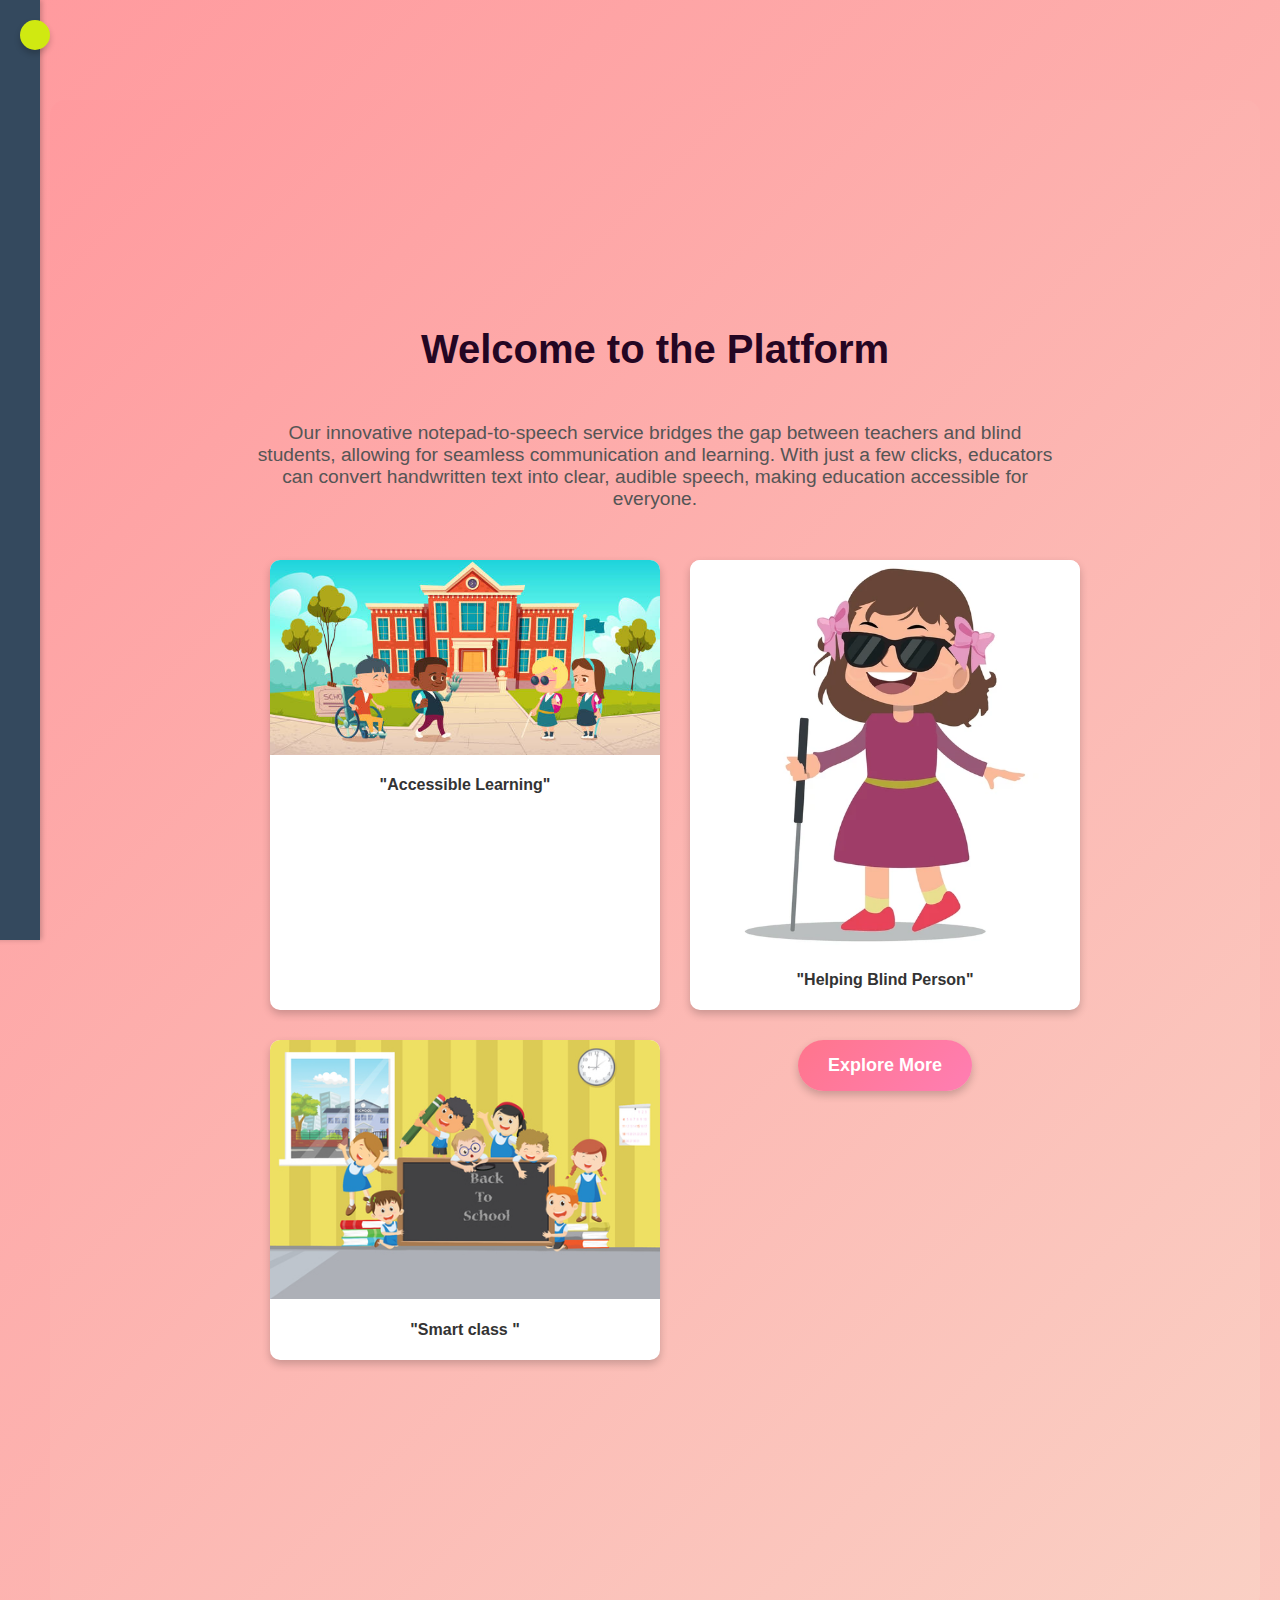
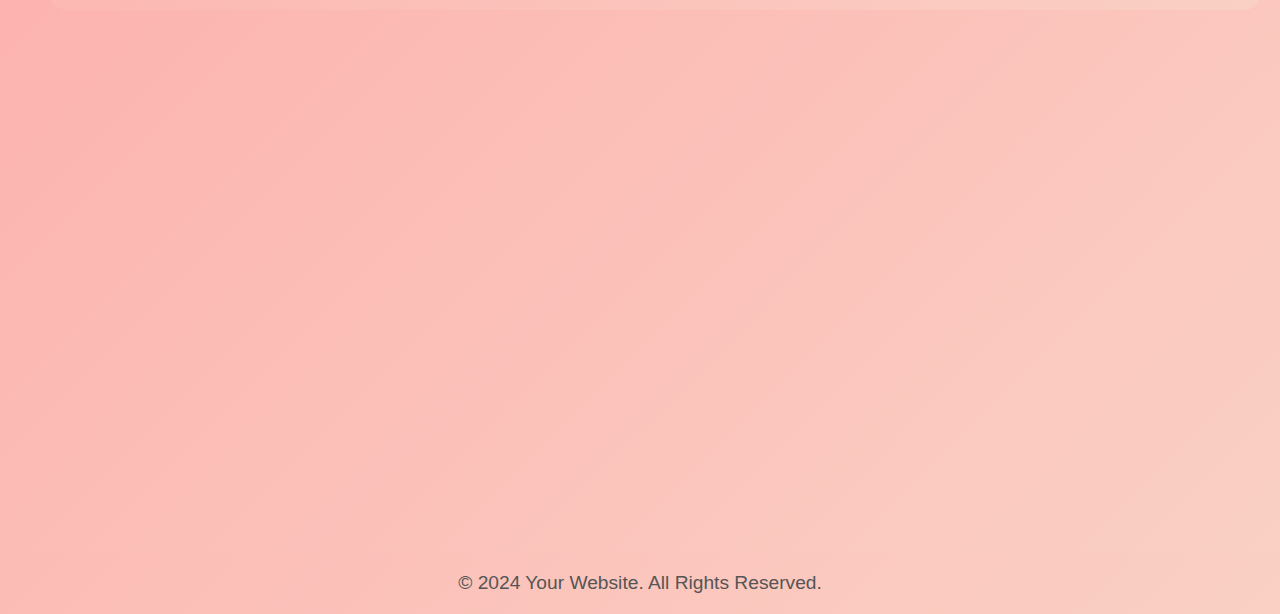
<file: index.html>
<!DOCTYPE html>
<html lang="en">
<head>
    <meta charset="UTF-8">
    <meta name="viewport" content="width=device-width, initial-scale=1.0">
    <title>Slide-Out Menu</title>
    <link rel="stylesheet" href="./project11/h2.css">
    <link rel="stylesheet" href="./project11/project.css">
    <style>
      
    
        canvas {
          border: 1px solid black;
          background-color: rgb(246, 242, 242);
          cursor: crosshair;
        }
    
        #controls {
          margin-top: 20px;
        }
    
        button {
          padding: 10px 15px;
          margin: 0 5px;
          font-size: 16px;
        }
      </style>
    <script defer src="./project11/h3.js"></script>
    <script defer src="./project11/project.js"></script>
</head>
<body>
  <div class="menu-button" onclick="toggleMenu()"></div>
    <div class="sidebar" id="sidebar">
        <h2>Menu</h2>
        <ul>
            <li><a href="#" onclick="showPage('home')">Home</a></li>
            <li><a href="./project11/project.html" onclick="showPage('conversion')">Conversion</a></li>
            <li><a href="#" onclick="showPage('about')">About Us</a></li>
            <li><a href="#" onclick="showPage('contact')">Contact Us</a></li>
        </ul>
    </div>

   
    <div class="content" id="main-content">
        <section id="home" class="page active">
            <h1>Welcome to the Platform</h1>
            <p>Our innovative notepad-to-speech service bridges the gap between teachers and blind students, allowing for seamless communication and learning. With just a few clicks, educators can convert handwritten text into clear, audible speech, making education accessible for everyone.</p>
            <div class="image-card-container">
              
                <div class="image-card">
                    <img src="./project11/p3.jpg" alt="Description of Image 1">
                    <h4>"Accessible Learning"</h4>
                </div>
                
             
                <div class="image-card">
                    <img src="./project11/p5.webp" alt="Description of Image 2">
                    <h4>"Helping Blind Person"</h4>
                </div>
                
                
                <div class="image-card">
                    <img src="./project11/p9.jpg" alt="Description of Image 3">
                    <h4>"Smart class "</h4>
                </div>
            


            <div class="explore-section">
                <button id="explore-button">Explore More</button>
            </div>
        </section>
      

        <section id="about" class="page">
            <h1>About Us</h1>
            <p>
                We are dedicated to creating accessible solutions for visually impaired individuals. Our primary project focuses on converting handwritten notes into speech, ensuring seamless communication between teachers and students.
            </p>
        
           
            <div class="project-table">
                <h2>Features Comparison</h2>
                <table>
                    <thead>
                        <tr>
                            <th>Feature</th>
                            <th>Details</th>
                        </tr>
                    </thead>
                    <tbody>
                        <tr>
                            <td>Text Recognition</td>
                            <td>Extracts text from images or handwriting.</td>
                        </tr>
                        <tr>
                            <td>Speech Output</td>
                            <td>Generates natural-sounding audio in real-time.</td>
                        </tr>
                        <tr>
                            <td>Accessibility</td>
                            <td>Designed for visually impaired users with screen reader compatibility.</td>
                        </tr>
                        <tr>
                            <td>Ease of Use</td>
                            <td>Minimal setup with intuitive controls and navigation.</td>
                        </tr>
                    </tbody>
                </table>
            </div>
        
           
            <div class="info-cards">
                <div class="card">
                    <h3>Innovation</h3>
                    <p>Leveraging cutting-edge OCR and TTS technologies to deliver a seamless experience.</p>
                </div>
                <div class="card">
                    <h3>Impact</h3>
                    <p>Empowering visually impaired students to access education effortlessly.</p>
                </div>
                <div class="card">
                    <h3>Scalability</h3>
                    <p>Designed to adapt to multiple educational environments and languages.</p>
                </div>
            </div>
        
           
            <div class="image-gallery">
                <h2>Our Work in Action</h2>
                
                <img src="./project11/empower-removebg-preview (1).png" alt="Speech Conversion">
                <img src="./project11/imgg-removebg-preview.png" alt="User Interface">
            </div>
        </section>
        

        <section id="contact" class="page">
            <h1>Get In Touch</h1>
            <form action="https://api.web3forms.com/submit" method="POST">
                <input type="hidden" name="access_key" value="4baca145-6326-4461-9142-2ba7cd23ba11">
                <label for="name">Name:</label>
                <input type="text" id="name" name="name" required>
                <label for="message">Message:</label>
                <textarea id="message" name="message" required></textarea>
                <button type="submit">Submit</button>
            </form>
        </section>
    </div>

    <footer class="footer">
        <p>&copy; 2024 Your Website. All Rights Reserved.</p>
    </footer>
</body>
</html>
</file>
<file: project11/h2.css>
body {
    margin: 0;
    padding: 0px;
    font-family: 'Arial', sans-serif;
    background: url('') no-repeat center center fixed; 
    background-size: cover;
    overflow-x: hidden;
}

h1 {
    font-size: 2.5em;
    color: #240623;
    text-align: center;
    margin-bottom: 20px;
}

p {
    font-size: 1.2em;
    color: #555;
    text-align: center;
    margin-bottom: 20px;
}

button {
    background-color: #3498db;
    color: white;
    padding: 10px 20px;
    border: none;
    border-radius: 5px;
    cursor: pointer;
    transition: background-color 0.3s ease, transform 0.2s ease;
}

button:hover {
    background-color: #2980b9;
    transform: scale(1.05);
}

.menu-button {
    width: 30px;
    height: 30px;
    background-color: #d0e911;
    border-radius: 50%;
    position: fixed;
    top: 20px;
    left: 20px;
    cursor: pointer;
    z-index: 1000;
    box-shadow: 0 4px 6px rgba(0, 0, 0, 0.2);
}

.sidebar {
    width: 250px;
    background-color: #34495e;
    color: white;
    height: 100vh;
    padding: 20px;
    position: fixed;
    top: 0;
    left: -250px; 
    transition: left 0.3s ease;
    box-shadow: 2px 0px 5px rgba(0, 0, 0, 0.2);
    z-index: 999;
}

.sidebar h2 {
    text-align: center;
    margin-bottom: 20px;
    color: #ecf0f1;
    text-transform: uppercase;
    letter-spacing: 2px;
}

.sidebar ul {
    list-style-type: none;
    padding: 0;
}

.sidebar ul li {
    margin: 20px 0;
}

.sidebar ul li a {
    color: white;
    text-decoration: none;
    font-size: 18px;
    display: block;
    padding: 10px;
    border-radius: 5px;
    transition: background-color 0.3s ease, transform 0.2s ease;
}

.sidebar ul li a:hover {
    background-color: #2ecc71;
    transform: translateX(10px);
}

.content {
    margin-left: 0; 
    padding: 100px 20px 20px 50px;
    background: linear-gradient(135deg, #ff9a9e, #fad0c4);
    flex-grow: 1;
    animation: fadeIn 1s ease;
}

.page {
    display: none;
    opacity: 0;
    transform: translateY(20px);
    transition: opacity 0.5s ease, transform 0.5s ease;
}

.page.active {
    display: block;
    opacity: 1;
    transform: translateY(0);
}

@keyframes fadeIn {
    from {
        opacity: 0;
        transform: translateY(20px);
    }
    to {
        opacity: 1;
        transform: translateY(0);
    }
}

#contact {
    display: flex;
    flex-direction: column;
    align-items: center;
    justify-content: center;
    min-height: 5vh;
    padding: 5px;
}

#contact h1 {
    font-size: 2.5em;
    color: #2c3e50;
    margin-top: 50px;
    text-align: center;
}

form {
    background-color: #ffffff;
    border: 1px solid #ddd;
    border-radius: 10px;
    padding: 40px;
    box-shadow: 0px 4px 6px rgba(0, 0, 0, 0.1);
    width: 100%;
    max-width: 400px;
    display: flex;
    flex-direction: column;
    gap: 20px;
}

form label {
    font-size: 1em;
    color: #34495e;
    font-weight: bold;
}

form input,
form textarea {
    width: 98%;
    padding: 10px 15px;
    border: 1px solid #fefbfb;
    border-radius: 5px;
    font-size: 1em;
    font-family: 'Arial', sans-serif;
    outline: none;
    transition: border 0.3s ease;
}

form input:focus,
form textarea:focus {
    border-color: #3498db;
    box-shadow: 0 0 4px rgba(52, 152, 219, 0.5);
}

form textarea {
    resize: none;
    height: 100px;
}

form button {
    background-color: #3498db;
    color: #fff;
    font-size: 1em;
    font-weight: bold;
    padding: 10px;
    border: none;
    border-radius: 5px;
    cursor: pointer;
    text-transform: uppercase;
    transition: background-color 0.3s ease, transform 0.2s ease;
}

form button:hover {
    background-color: #2980b9;
    transform: scale(1.05);
}

#home {
    background: linear-gradient(135deg, #ff9a9e, #fad0c4);
    padding: 200px 200px;
    color: #333;
    
    text-align: center;
    border-radius: 15px;
}

.image-card-container {
    display: grid;
    grid-template-columns: repeat(auto-fit, minmax(300px, 1fr));
    gap: 30px;
    width: 100%;
    max-width: 1200px;
    margin-bottom: 50px;
    padding: 0 20px;
}

.image-card {
    border-radius: 10px;
    overflow: hidden;
    box-shadow: 0 4px 8px rgba(0, 0, 0, 0.2);
    transition: transform 0.3s, box-shadow 0.3s;
    background: #fff;
    display: flex;
    flex-direction: column;
    align-items: center;
}

.image-card img {
    width: 100%;
    height: auto;
    display: block;
    object-fit: cover;
}

.image-card:hover {
    transform: translateY(-5px);
    box-shadow: 0 6px 12px rgba(0, 0, 0, 0.4);
}

.image-description {
    padding: 15px;
    font-size: 1rem;
    color: #333;
    text-align: center;
    background-color: #f8f9fa;
    width: 100%;
    box-shadow: inset 0 1px 3px rgba(0, 0, 0, 0.1);
    font-family: 'Arial', sans-serif;
}

#explore-button {
    background: linear-gradient(135deg, #ff758c, #ff7eb3);
    color: #fff;
    padding: 15px 30px;
    border: none;
    border-radius: 50px;
    font-size: 18px;
    font-weight: bold;
    cursor: pointer;
    box-shadow: 0 4px 8px rgba(0, 0, 0, 0.2);
    transition: background 0.3s ease, transform 0.2s ease;
}

#explore-button:hover {
    background: linear-gradient(135deg, #ff5277, #ff6f91);
    transform: scale(1.1);
    box-shadow: 0 6px 12px rgba(0, 0, 0, 0.3);
}

#about {
   
    background: linear-gradient(135deg, #ff9a9e, #fad0c4);
    padding: 40px 20px;
    border-radius: 10px;
    color: #333;
    gap:40%;
}



.project-table {
    margin: 30px 0;
    text-align: left;
}
.project-table table {
    width: 100%;
    border-collapse: collapse;
    margin-top: 20px;
}
.project-table table th,
.project-table table td {
    border: 1px solid #050505;
    background-color: white;
    padding: 12px;
    font-size: 16px;
}
.project-table table th {
    background: #557a95;
    color: rgb(13, 13, 13);
    font-weight: bold;
}

.info-cards {
    display: flex;
    gap: 20px;
    justify-content: space-around;
    margin: 40px 0;
}
.info-cards .card {
    background: linear-gradient(135deg, #ffffff, #e3f2fd);
    border-radius: 10px;
    box-shadow: 0 4px 8px rgba(0, 0, 0, 0.2);
    padding: 20px;
    text-align: center;
    width: 30%;
    transition: transform 0.3s ease, box-shadow 0.3s ease;
}
.info-cards .card:hover {
    transform: scale(1.05);
    box-shadow: 0 6px 12px rgba(0, 0, 0, 0.3);
}
.info-cards .card h3 {
    color: #333;
    margin-bottom: 10px;
    font-size: 20px;
}
.info-cards .card p {
    color: #555;
    font-size: 16px;
}

.image-gallery {
    text-align: center;
    margin: 30px 0;
}
.image-gallery h2 {
    margin-bottom: 20px;
}
.image-gallery img {
    width: 30%;
    margin: 10px;
    border-radius: 10px;
    box-shadow: 0 4px 8px rgba(0, 0, 0, 0.1);
}
#home > *:not(.explore-button-container) {
    margin-bottom: 50px; 
}
</file>
<file: project11/project.css>
button {
    padding: 10px 20px;
    margin: 5px;
    font-size: 16px;
    border: none;
    border-radius: 4px;
    cursor: pointer;
    background-color: #007BFF;
    color: white;
    transition: background-color 0.3s ease;
}

button:hover {
    background-color: #0056b3;
}

#toggleEraser {
    background-color: #FF7F50; 
}

#toggleEraser:hover {
    background-color: #FF4500; 
}

.typed-text-section {
    margin-top: 20px;
    text-align: center;
}

textarea {
    width: 90%;
    max-width: 600px;
    height: 60px;
    padding: 10px;
    border: 1px solid #161616;
    border-radius: 4px;
    font-size: 16px;
    resize: none;
}

#speakText {
    margin-top: 10px;
    padding: 10px 20px;
    font-size: 16px;
    border: none;
    border-radius: 4px;
    cursor: pointer;
    background-color: #28a745;
    color: white;
    transition: background-color 0.3s ease;
}

#speakText:hover {
    background-color: #218838;
}

canvas {
    border: 1px solid #131313;
    background-color: white;

    width: 600px;
    height: 400px;
}


@media (max-width: 768px) {
    canvas {
        width: 90%;
        height: auto; 
    }

    textarea {
        width: 95%;
    }

    button {
        width: 90%;
        font-size: 14px;
    }
}
body{
    background: linear-gradient(135deg, #ff9a9e, #fad0c4);
}
</file>
